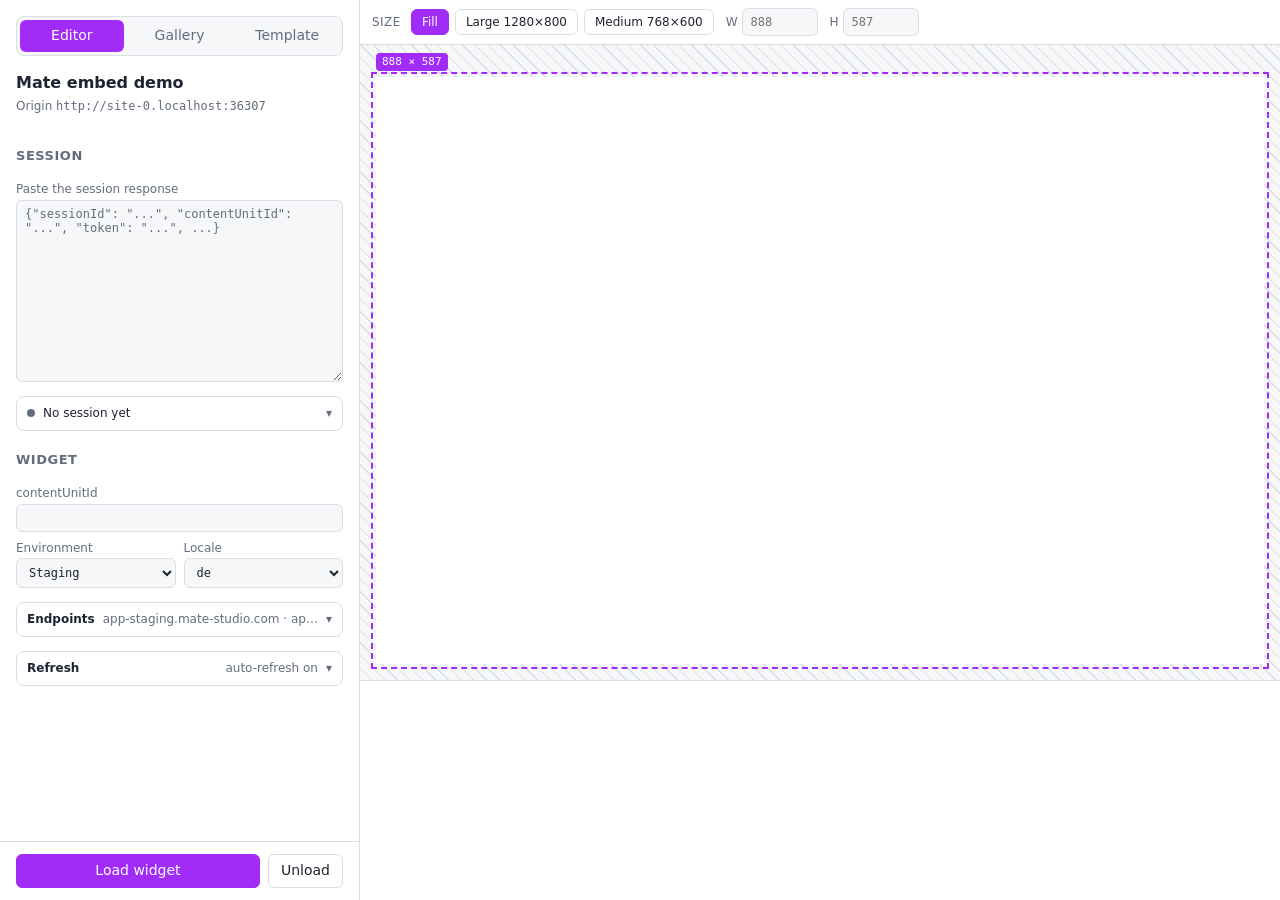
<file: index.html>
<!doctype html>
<html lang="en">
<head>
  <meta charset="utf-8">
  <meta name="viewport" content="width=device-width, initial-scale=1">
  <title>Mate Embed Demo</title>
  <link rel="stylesheet" href="styles.css">
</head>
<body data-mode="editor">
<main>
  <aside>
    <nav class="tabs" aria-label="Demo mode">
      <a href="index.html" aria-current="page">Editor</a>
      <a href="gallery.html">Gallery</a>
      <a href="template.html">Template</a>
    </nav>
    <h1>Mate embed demo</h1>
    <p class="hint" title="The iframe URL passes this origin as host_origin. The widget drops every message from any other origin.">
      Origin <code id="own-origin"></code>
    </p>

    <h2>Session</h2>
    <label for="create-response">Paste the session response</label>
    <div class="code-input">
      <pre id="create-response-highlight" aria-hidden="true"></pre>
      <textarea id="create-response" spellcheck="false" placeholder='{"sessionId": "...", "contentUnitId": "...", "token": "...", ...}'></textarea>
    </div>
    <details class="fold">
      <summary><span id="status" data-state="none">No session yet</span></summary>
      <label for="token">Session token</label>
      <input id="token">
      <label for="session-expires-at">sessionExpiresAt (optional)</label>
      <input id="session-expires-at" placeholder="2026-10-03T09:00:00.000Z">
    </details>

    <h2>Widget</h2>
      <label for="content-unit-id">contentUnitId</label>
      <input id="content-unit-id">
      <div class="grid-2">
        <div>
          <label for="environment">Environment</label>
          <select id="environment">
            <option value="staging">Staging</option>
            <option value="production">Production</option>
            <option value="development">Development</option>
            <option value="custom">Custom</option>
          </select>
        </div>
        <div>
          <label for="locale">Locale</label>
          <select id="locale"><option>de</option><option>en</option></select>
        </div>
      </div>

    <details class="fold">
      <summary><span class="fold-title">Endpoints</span><span class="fold-summary" id="endpoints-summary"></span></summary>
      <label for="app-url">Mate app URL</label>
      <input id="app-url" value="https://app-staging.mate-studio.com">
      <label for="api-url">Mate API URL</label>
      <input id="api-url" value="https://api-staging.mate-studio.com">
    </details>

    <details class="fold">
      <summary><span class="fold-title">Refresh</span><span class="fold-summary" id="refresh-summary"></span></summary>
      <label class="check"><input type="checkbox" id="auto-refresh" checked> Answer <code>refresh:requested</code> by calling the refresh API</label>
      <p class="hint">Turn it off to test the widget's 15 second timeout and the expired screen.</p>
      <div class="row">
        <button id="refresh-now">Refresh now</button>
        <button id="send-token">Send token:updated</button>
      </div>
    </details>

    <div class="actions">
      <button class="primary" id="load">Load widget</button>
      <button id="unload">Unload</button>
    </div>
  </aside>

  <section class="stage">
    <div class="size-bar">
      <span>Size</span>
      <button class="size-preset" data-width="" data-height="" data-default>Fill</button>
      <button class="size-preset" data-width="1280" data-height="800">Large 1280×800</button>
      <button class="size-preset" data-width="768" data-height="600">Medium 768×600</button>
      <label class="size-field">W <input id="width" type="number" min="100" step="10"></label>
      <label class="size-field">H <input id="height" type="number" min="100" step="10"></label>
    </div>
    <div class="viewport">
      <div id="frame-box">
        <span id="size-label"></span>
        <iframe id="widget" title="Mate widget" sandbox="allow-scripts allow-same-origin allow-forms allow-popups allow-popups-to-escape-sandbox"></iframe>
      </div>
    </div>
    <pre id="log"></pre>
  </section>
</main>

<script src="main.js"></script>
</body>
</html>
</file>
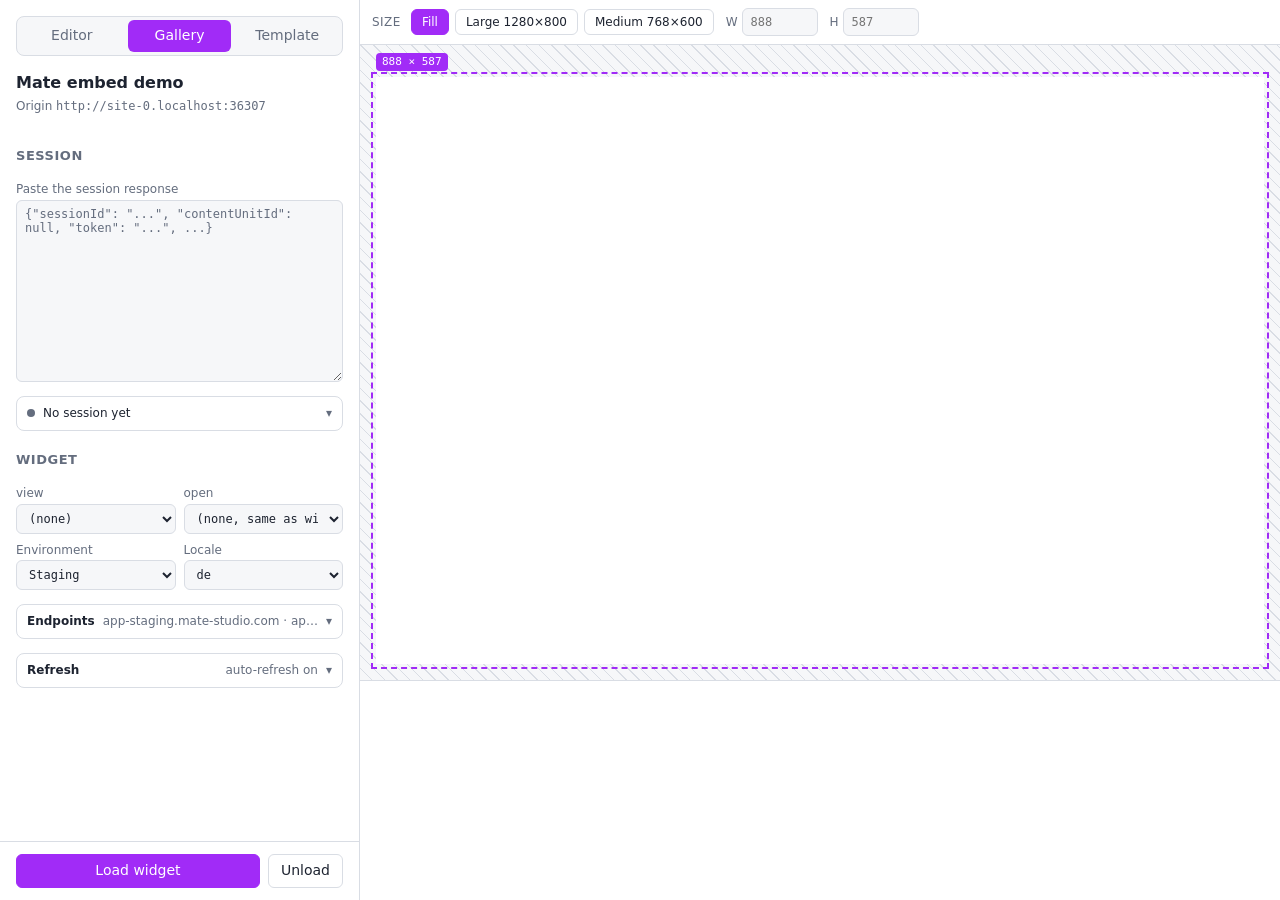
<file: gallery.html>
<!doctype html>
<html lang="en">
<head>
  <meta charset="utf-8">
  <meta name="viewport" content="width=device-width, initial-scale=1">
  <title>Mate Embed Demo: Template gallery</title>
  <link rel="stylesheet" href="styles.css">
</head>
<body data-mode="gallery" data-widget-path="/embed/gallery">
<main>
  <aside>
    <nav class="tabs" aria-label="Demo mode">
      <a href="index.html">Editor</a>
      <a href="gallery.html" aria-current="page">Gallery</a>
      <a href="template.html">Template</a>
    </nav>
    <h1>Mate embed demo</h1>
    <p class="hint" title="The iframe URL passes this origin as host_origin. The widget drops every message from any other origin.">
      Origin <code id="own-origin"></code>
    </p>

    <h2>Session</h2>
    <label for="create-response">Paste the session response</label>
    <div class="code-input">
      <pre id="create-response-highlight" aria-hidden="true"></pre>
      <textarea id="create-response" spellcheck="false" placeholder='{"sessionId": "...", "contentUnitId": null, "token": "...", ...}'></textarea>
    </div>
    <details class="fold">
      <summary><span id="status" data-state="none">No session yet</span></summary>
      <label for="token">Session token</label>
      <input id="token">
      <label for="session-expires-at">sessionExpiresAt (optional)</label>
      <input id="session-expires-at" placeholder="2026-10-03T09:00:00.000Z">
    </details>

    <h2>Widget</h2>
      <div class="grid-2">
        <div>
          <label for="view">view</label>
          <select id="view"><option value="">(none)</option><option>overview</option></select>
        </div>
        <div>
          <label for="open">open</label>
          <select id="open"><option value="">(none, same as widget)</option><option>widget</option><option>host</option></select>
        </div>
      </div>
      <div class="grid-2">
        <div>
          <label for="environment">Environment</label>
          <select id="environment">
            <option value="staging">Staging</option>
            <option value="production">Production</option>
            <option value="development">Development</option>
            <option value="custom">Custom</option>
          </select>
        </div>
        <div>
          <label for="locale">Locale</label>
          <select id="locale"><option>de</option><option>en</option></select>
        </div>
      </div>

    <details class="fold">
      <summary><span class="fold-title">Endpoints</span><span class="fold-summary" id="endpoints-summary"></span></summary>
      <label for="app-url">Mate app URL</label>
      <input id="app-url" value="https://app-staging.mate-studio.com">
      <label for="api-url">Mate API URL</label>
      <input id="api-url" value="https://api-staging.mate-studio.com">
    </details>

    <details class="fold">
      <summary><span class="fold-title">Refresh</span><span class="fold-summary" id="refresh-summary"></span></summary>
      <label class="check"><input type="checkbox" id="auto-refresh" checked> Answer <code>refresh:requested</code> by calling the refresh API</label>
      <p class="hint">Turn it off to test the widget's 15 second timeout and the expired screen.</p>
      <div class="row">
        <button id="refresh-now">Refresh now</button>
        <button id="send-token">Send token:updated</button>
      </div>
    </details>

    <div class="actions">
      <button class="primary" id="load">Load widget</button>
      <button id="unload">Unload</button>
    </div>
  </aside>

  <section class="stage">
    <div class="size-bar">
      <span>Size</span>
      <button class="size-preset" data-width="" data-height="" data-default>Fill</button>
      <button class="size-preset" data-width="1280" data-height="800">Large 1280×800</button>
      <button class="size-preset" data-width="768" data-height="600">Medium 768×600</button>
      <label class="size-field">W <input id="width" type="number" min="100" step="10"></label>
      <label class="size-field">H <input id="height" type="number" min="100" step="10"></label>
    </div>
    <div class="viewport">
      <div id="frame-box">
        <span id="size-label"></span>
        <iframe id="widget" title="Mate widget" sandbox="allow-scripts allow-same-origin allow-forms allow-popups allow-popups-to-escape-sandbox"></iframe>
      </div>
    </div>
    <pre id="log"></pre>
  </section>
</main>

<script src="main.js"></script>
</body>
</html>
</file>
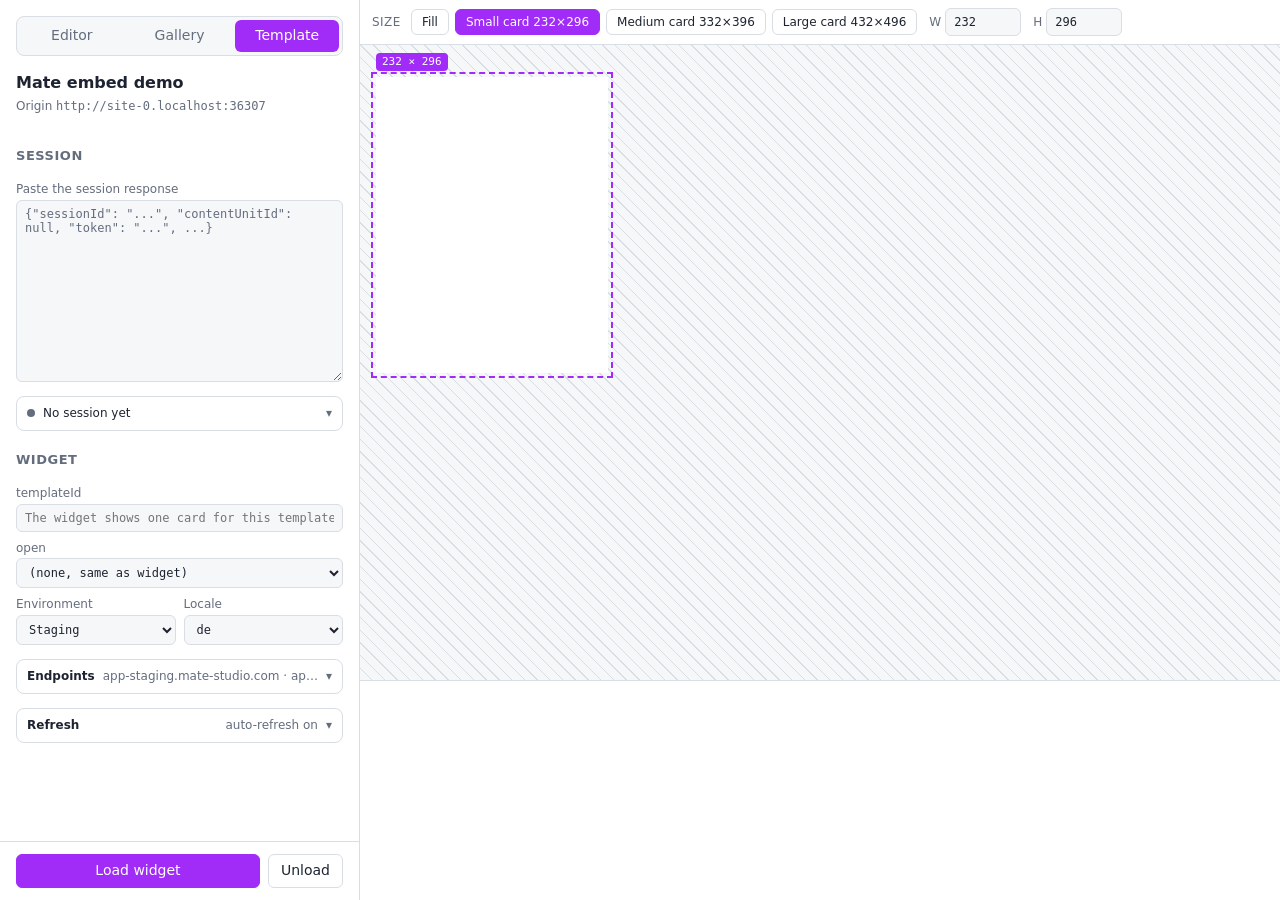
<file: template.html>
<!doctype html>
<html lang="en">
<head>
  <meta charset="utf-8">
  <meta name="viewport" content="width=device-width, initial-scale=1">
  <title>Mate Embed Demo: Template preview</title>
  <link rel="stylesheet" href="styles.css">
</head>
<body data-mode="template">
<main>
  <aside>
    <nav class="tabs" aria-label="Demo mode">
      <a href="index.html">Editor</a>
      <a href="gallery.html">Gallery</a>
      <a href="template.html" aria-current="page">Template</a>
    </nav>
    <h1>Mate embed demo</h1>
    <p class="hint" title="The iframe URL passes this origin as host_origin. The widget drops every message from any other origin.">
      Origin <code id="own-origin"></code>
    </p>

    <h2>Session</h2>
    <label for="create-response">Paste the session response</label>
    <div class="code-input">
      <pre id="create-response-highlight" aria-hidden="true"></pre>
      <textarea id="create-response" spellcheck="false" placeholder='{"sessionId": "...", "contentUnitId": null, "token": "...", ...}'></textarea>
    </div>
    <details class="fold">
      <summary><span id="status" data-state="none">No session yet</span></summary>
      <label for="token">Session token</label>
      <input id="token">
      <label for="session-expires-at">sessionExpiresAt (optional)</label>
      <input id="session-expires-at" placeholder="2026-10-03T09:00:00.000Z">
    </details>

    <h2>Widget</h2>
      <label for="template-id">templateId</label>
      <input id="template-id" placeholder="The widget shows one card for this template">
      <label for="open">open</label>
      <select id="open"><option value="">(none, same as widget)</option><option>widget</option><option>host</option></select>
      <div class="grid-2">
        <div>
          <label for="environment">Environment</label>
          <select id="environment">
            <option value="staging">Staging</option>
            <option value="production">Production</option>
            <option value="development">Development</option>
            <option value="custom">Custom</option>
          </select>
        </div>
        <div>
          <label for="locale">Locale</label>
          <select id="locale"><option>de</option><option>en</option></select>
        </div>
      </div>

    <details class="fold">
      <summary><span class="fold-title">Endpoints</span><span class="fold-summary" id="endpoints-summary"></span></summary>
      <label for="app-url">Mate app URL</label>
      <input id="app-url" value="https://app-staging.mate-studio.com">
      <label for="api-url">Mate API URL</label>
      <input id="api-url" value="https://api-staging.mate-studio.com">
    </details>

    <details class="fold">
      <summary><span class="fold-title">Refresh</span><span class="fold-summary" id="refresh-summary"></span></summary>
      <label class="check"><input type="checkbox" id="auto-refresh" checked> Answer <code>refresh:requested</code> by calling the refresh API</label>
      <p class="hint">Turn it off to test the widget's 15 second timeout and the expired screen.</p>
      <div class="row">
        <button id="refresh-now">Refresh now</button>
        <button id="send-token">Send token:updated</button>
      </div>
    </details>

    <div class="actions">
      <button class="primary" id="load">Load widget</button>
      <button id="unload">Unload</button>
    </div>
  </aside>

  <section class="stage">
    <div class="size-bar">
      <span>Size</span>
      <button class="size-preset" data-width="" data-height="">Fill</button>
      <button class="size-preset" data-width="232" data-height="296" data-default>Small card 232×296</button>
      <button class="size-preset" data-width="332" data-height="396">Medium card 332×396</button>
      <button class="size-preset" data-width="432" data-height="496">Large card 432×496</button>
      <label class="size-field">W <input id="width" type="number" min="100" step="10"></label>
      <label class="size-field">H <input id="height" type="number" min="100" step="10"></label>
    </div>
    <div class="viewport">
      <div id="frame-box">
        <span id="size-label"></span>
        <iframe id="widget" title="Mate widget" sandbox="allow-scripts allow-same-origin allow-forms allow-popups allow-popups-to-escape-sandbox"></iframe>
      </div>
    </div>
    <pre id="log"></pre>
  </section>
</main>

<script src="main.js"></script>
</body>
</html>
</file>
<file: styles.css>
:root {
  --bg: #f6f7f9; --panel: #fff; --text: #1d2330; --muted: #646d7e; --border: #d9dde4;
  --accent: #a12bf7; --accent-hover: #9127de; --in: #1f7a4d; --out: #8a4fd1; --err: #c23a3a; --num: #b5651d;
}
@media (prefers-color-scheme: dark) {
  :root {
    --bg: #14171c; --panel: #1c2027; --text: #e6e9ee; --muted: #97a0af; --border: #2e3440;
    --accent: #a12bf7; --accent-hover: #9127de; --in: #4cc38a; --out: #b48cf0; --err: #f07171; --num: #e0a458;
  }
}
* { box-sizing: border-box; }
body { margin: 0; font: 14px/1.4 system-ui, sans-serif; background: var(--bg); color: var(--text); }
main { display: grid; grid-template-columns: 360px 1fr; height: 100vh; }
aside { display: flex; flex-direction: column; padding: 16px; border-right: 1px solid var(--border); background: var(--panel); overflow-y: auto; }
h1 { font-size: 16px; margin: 0 0 4px; }
h2 { font-size: 13px; margin: 20px 0 8px; text-transform: uppercase; letter-spacing: .04em; color: var(--muted); }
p.hint { margin: 0 0 12px; color: var(--muted); font-size: 12px; }
label { display: block; margin: 8px 0 2px; font-size: 12px; color: var(--muted); }
input, select, textarea {
  width: 100%; padding: 6px 8px; border: 1px solid var(--border); border-radius: 6px;
  background: var(--bg); color: var(--text); font: 12px ui-monospace, monospace;
}
/* 12 lines plus the vertical padding and border. */
textarea { height: calc(12lh + 14px); resize: vertical; }
/* The textarea text is transparent, so the highlighted <pre> behind it shows through. Both must wrap the same way. */
.code-input { position: relative; }
.code-input textarea, .code-input pre { display: block; margin: 0; white-space: pre-wrap; overflow-wrap: anywhere; scrollbar-gutter: stable; }
.code-input textarea { position: relative; background: transparent; color: transparent; caret-color: var(--text); }
.code-input textarea::placeholder { color: var(--muted); }
.code-input pre {
  position: absolute; inset: 0; overflow: hidden; padding: 6px 8px; border: 1px solid transparent; border-radius: 6px;
  background: var(--bg); font: 12px ui-monospace, monospace;
}
.json-key { color: var(--out); } .json-string { color: var(--in); } .json-literal { color: var(--num); }
.row { display: flex; gap: 8px; margin-top: 10px; flex-wrap: wrap; }
button {
  padding: 6px 12px; border: 1px solid var(--border); border-radius: 6px; cursor: pointer;
  background: var(--panel); color: var(--text); font: inherit;
}
button.primary { background: var(--accent); border-color: var(--accent); color: #fff; }
button.primary:hover { background: var(--accent-hover); border-color: var(--accent-hover); }
.check { display: flex; align-items: center; gap: 6px; margin-top: 10px; font-size: 12px; }
.check input { width: auto; }
code { font-size: 12px; }
section.stage { display: grid; grid-template-rows: auto 1fr 220px; min-width: 0; min-height: 0; }
iframe { display: block; width: 100%; height: 100%; border: 0; background: #fff; }
#log {
  margin: 0; padding: 8px 12px; overflow-y: auto; border-top: 1px solid var(--border);
  background: var(--panel); font: 12px/1.5 ui-monospace, monospace;
}
#log .in { color: var(--in); } #log .out { color: var(--out); } #log .err { color: var(--err); }
#log .info { color: var(--muted); }
#log a { color: var(--accent); }
.tabs { display: flex; gap: 4px; margin-bottom: 16px; padding: 3px; border: 1px solid var(--border); border-radius: 8px; background: var(--bg); }
.tabs a { flex: 1; padding: 6px 0; border-radius: 6px; color: var(--muted); font-weight: 500; text-align: center; text-decoration: none; }
.tabs a:hover { color: var(--text); }
.tabs a[aria-current="page"] { background: var(--accent); color: #fff; }
.size-bar { display: flex; flex-wrap: wrap; align-items: center; gap: 6px; padding: 8px 12px; border-bottom: 1px solid var(--border); background: var(--panel); }
.size-bar > span { margin-right: 4px; color: var(--muted); font-size: 12px; text-transform: uppercase; letter-spacing: .04em; }
.size-bar button { padding: 4px 10px; font-size: 12px; }
.size-bar button.active { background: var(--accent); border-color: var(--accent); color: #fff; }
.size-field { display: flex; align-items: center; gap: 4px; margin: 0 0 0 6px; }
.size-field input { width: 76px; }
.viewport {
  min-height: 0; padding: 32px 16px 16px; overflow: auto;
  background: repeating-linear-gradient(45deg, transparent 0 8px, var(--border) 8px 9px);
}
#frame-box { position: relative; width: 100%; height: 100%; outline: 2px dashed var(--accent); outline-offset: 3px; }
#size-label {
  position: absolute; bottom: 100%; left: 0; margin-bottom: 6px; padding: 1px 6px; border-radius: 4px;
  background: var(--accent); color: #fff; font: 11px/1.5 ui-monospace, monospace; white-space: nowrap;
}
.grid-2 { display: grid; grid-template-columns: 1fr 1fr; gap: 8px; }
.fold { margin-top: 14px; padding: 0 10px; border: 1px solid var(--border); border-radius: 8px; }
.fold > summary {
  display: flex; align-items: center; justify-content: space-between; gap: 8px; margin: 0 -10px; padding: 8px 10px;
  list-style: none; cursor: pointer; font-size: 12px;
}
.fold > summary::-webkit-details-marker { display: none; }
.fold > summary::after { content: "▾"; color: var(--muted); }
.fold[open] > summary::after { content: "▴"; }
.fold[open] { padding-bottom: 10px; }
.fold-title { font-weight: 600; }
.fold-summary { flex: 1; min-width: 0; overflow: hidden; color: var(--muted); text-align: right; text-overflow: ellipsis; white-space: nowrap; }
#status { flex: 1; }
#status::before { content: ""; display: inline-block; width: 8px; height: 8px; margin-right: 8px; border-radius: 50%; background: var(--muted); }
#status[data-state="ok"]::before { background: var(--in); }
#status[data-state="warn"]::before { background: #d9a21b; }
#status[data-state="bad"]::before { background: var(--err); }
.actions {
  position: sticky; bottom: -16px; z-index: 1; display: flex; gap: 8px; margin: auto -16px -16px; padding: 12px 16px;
  border-top: 1px solid var(--border); background: var(--panel);
}
.actions .primary { flex: 1; }
</file>
